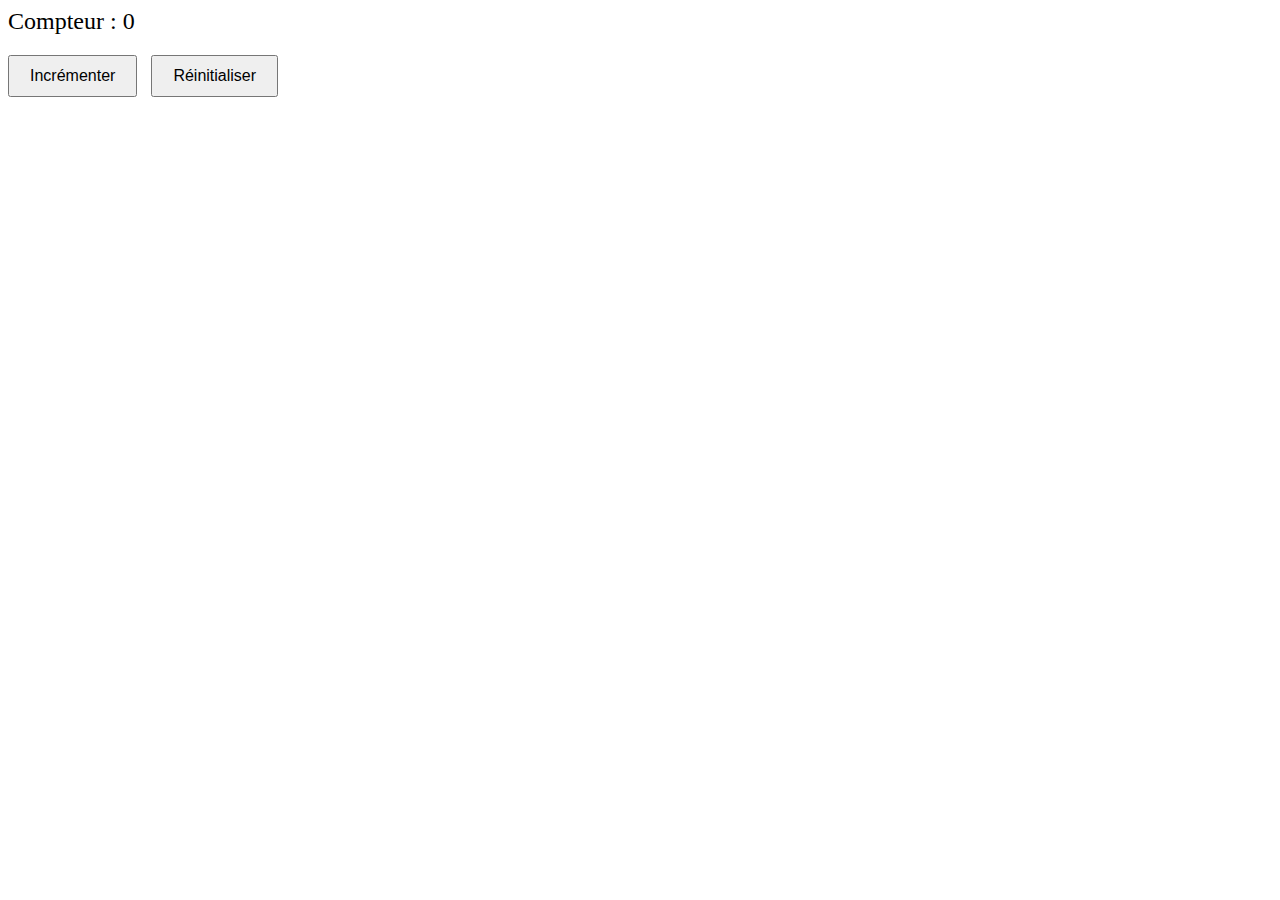
<file: Formulaire de soumission/compteur.html>
<!DOCTYPE html>
<html lang="fr">
<head>
    <meta charset="UTF-8">
    <meta name="viewport" content="width=device-width, initial-scale=1.0">
    <title>Compteur avec JavaScript</title>
    <style>
        #compteur {
            font-size: 24px;
            margin-bottom: 20px;
        }
        button {
            font-size: 16px;
            margin-right: 10px;
            padding: 10px 20px;
        }
    </style>
</head>
<body>

<div id="compteur">Compteur : 0</div>
<button id="incrementer">Incrémenter</button>
<button id="reinitialiser">Réinitialiser</button>

<script>
    // Initialiser le compteur
    let compteur = 0;

    // Sélectionner les éléments du DOM
    const compteurDiv = document.getElementById('compteur');
    const incrementerBtn = document.getElementById('incrementer');
    const reinitialiserBtn = document.getElementById('reinitialiser');

    // Fonction pour mettre à jour l'affichage du compteur
    function mettreAJourCompteur() {
        compteurDiv.textContent = `Compteur : ${compteur}`;
    }

    // Ajouter un écouteur d'événement pour le bouton d'incrémentation
    incrementerBtn.addEventListener('click', () => {
        compteur++;
        mettreAJourCompteur();
    });

    // Ajouter un écouteur d'événement pour le bouton de réinitialisation
    reinitialiserBtn.addEventListener('click', () => {
        compteur = 0;
        mettreAJourCompteur();
    });

    // Mettre à jour l'affichage initial du compteur
    // mettreAJourCompteur();
</script>

</body>
</html>
</file>
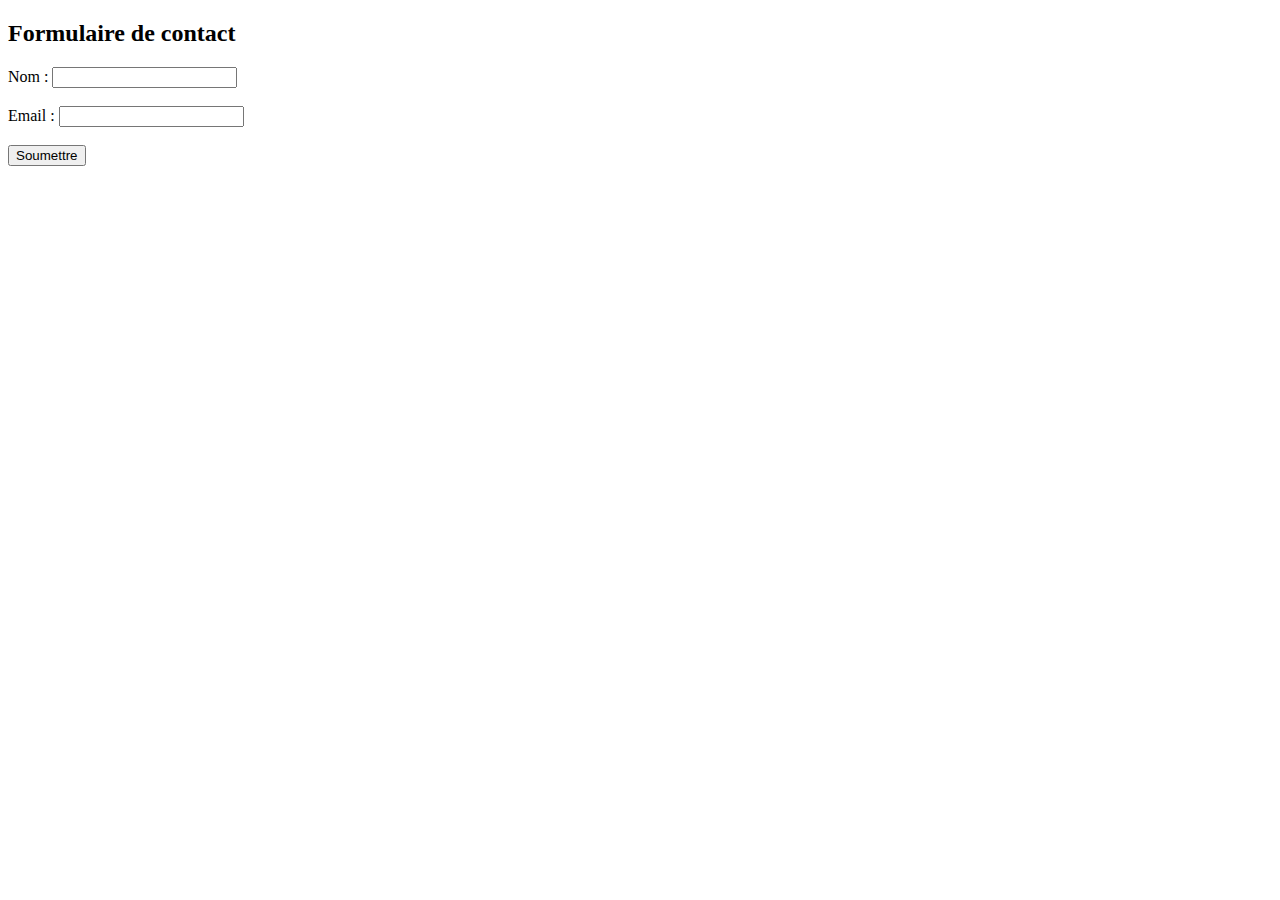
<file: Formulaire de soumission/soumission.html>
<!DOCTYPE html>
<html lang="fr">
<head>
    <meta charset="UTF-8">
    <meta name="viewport" content="width=device-width, initial-scale=1.0">
    <title>Formulaire en JavaScript</title>
    <link rel="stylesheet" href="/Formulaire de soumission/soumission.css">
  
</head>
<body>

<h2>Formulaire de contact</h2>
<form id="monFormulaire">
    <label for="nom">Nom :</label>
    <input type="text" id="nom" name="nom" required><br><br>
    <label for="email">Email :</label>
    <input type="email" id="email" name="email" required><br><br>
    <button type="submit">Soumettre</button>
</form>

<div id="message"></div>
<script src="/Formulaire de soumission/soumission.js"></script>

</body>
</html>
</file>
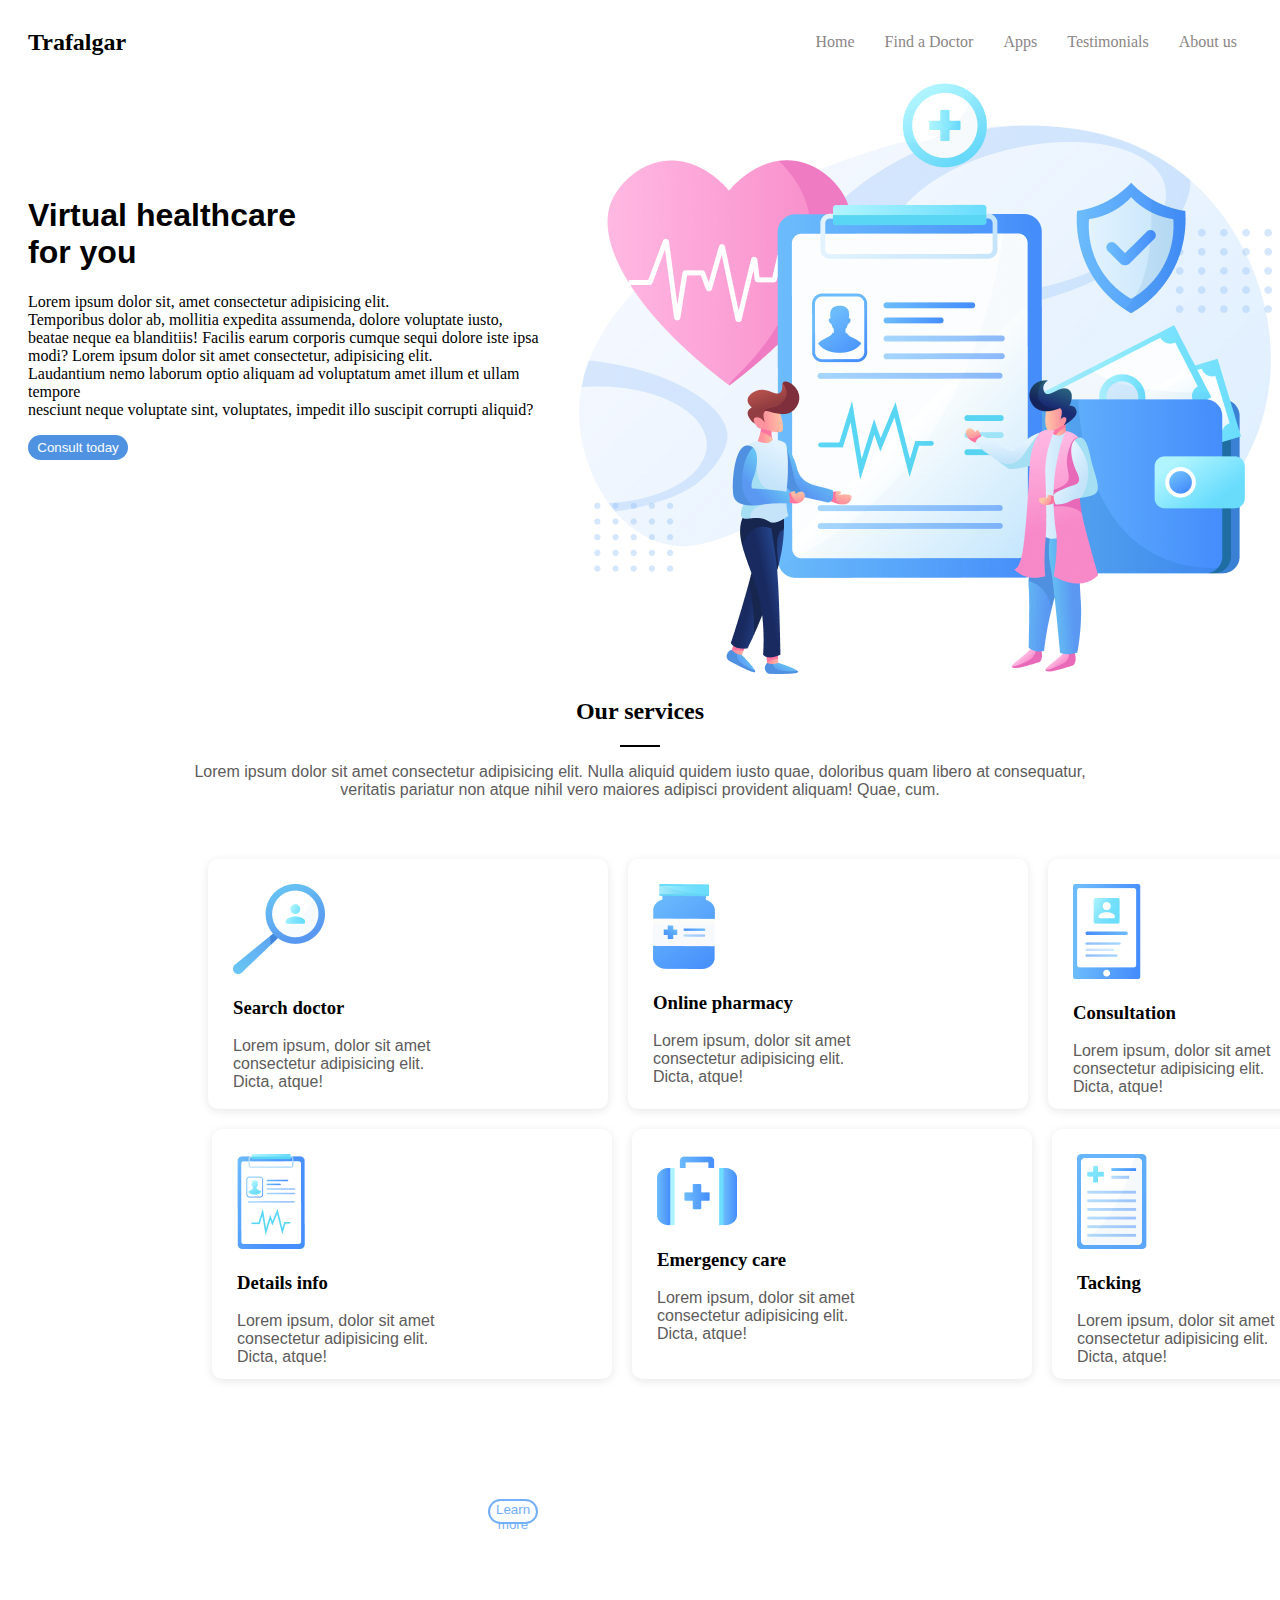
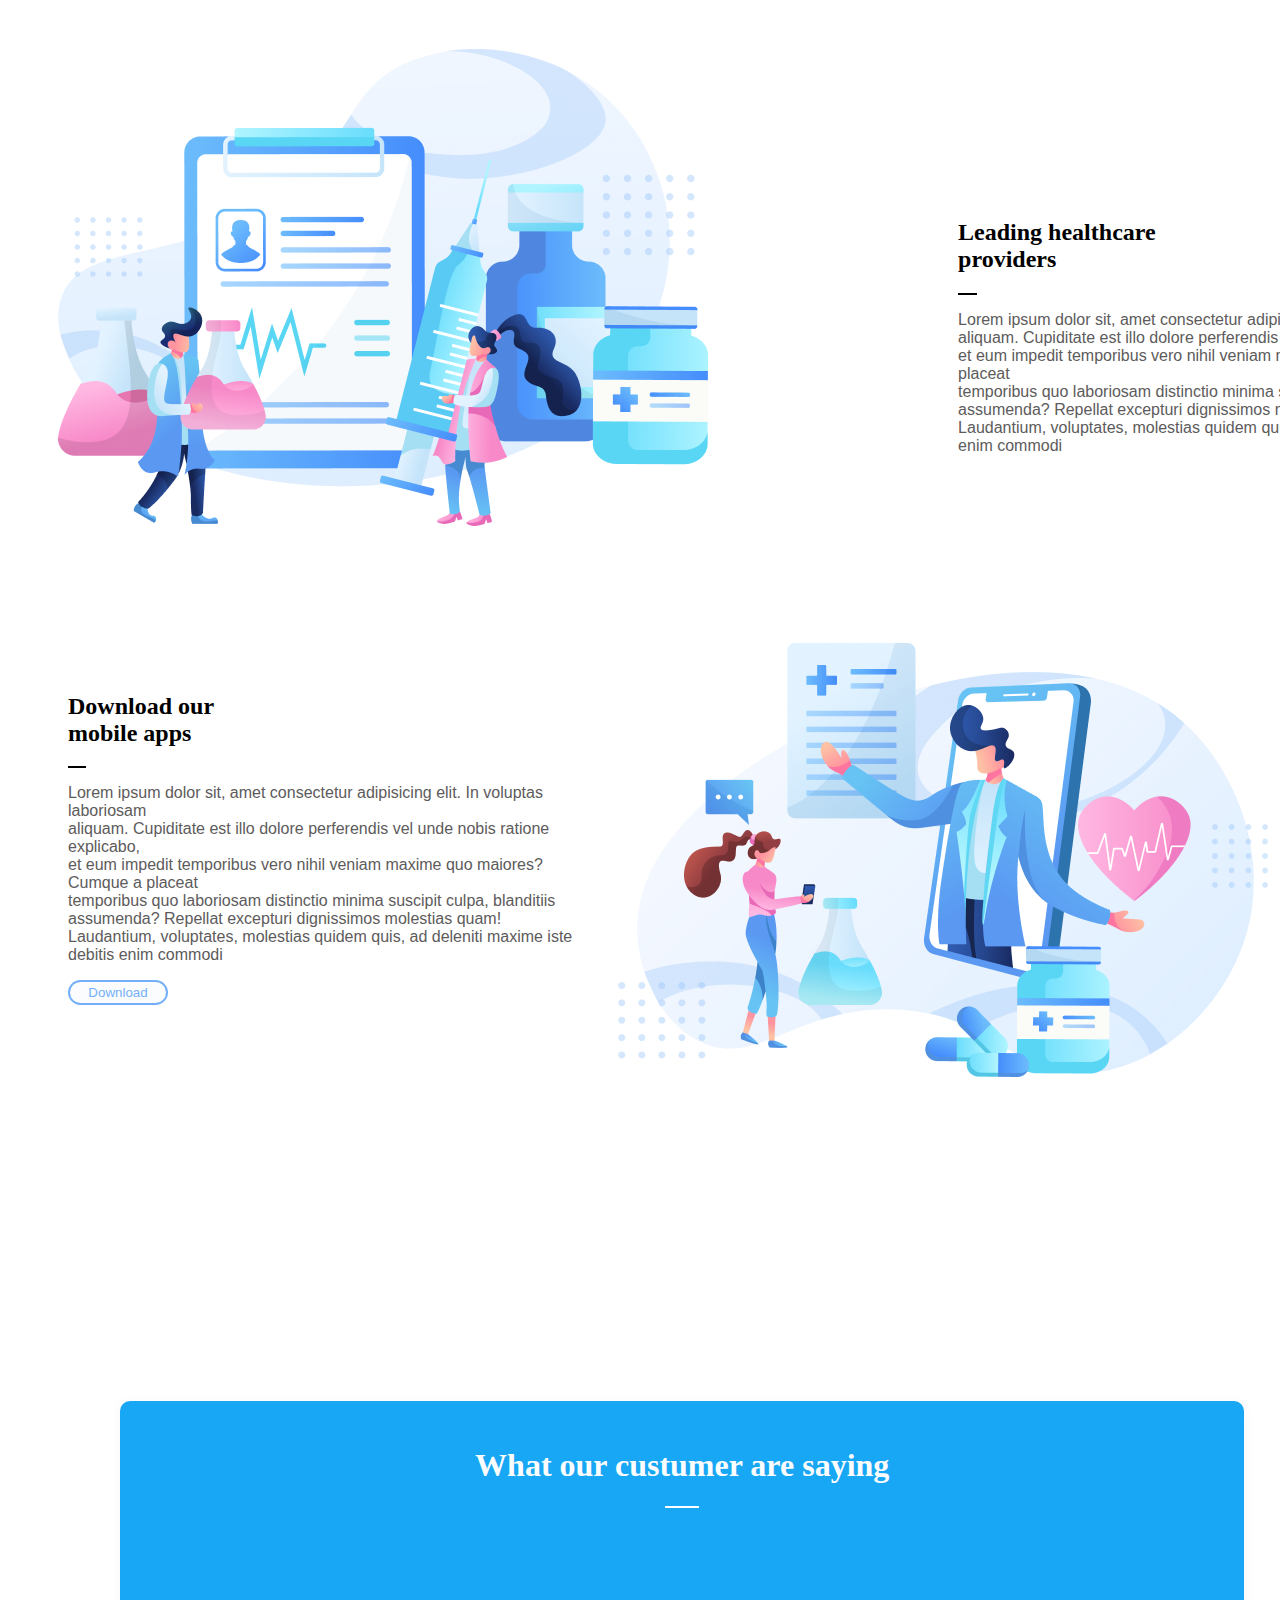
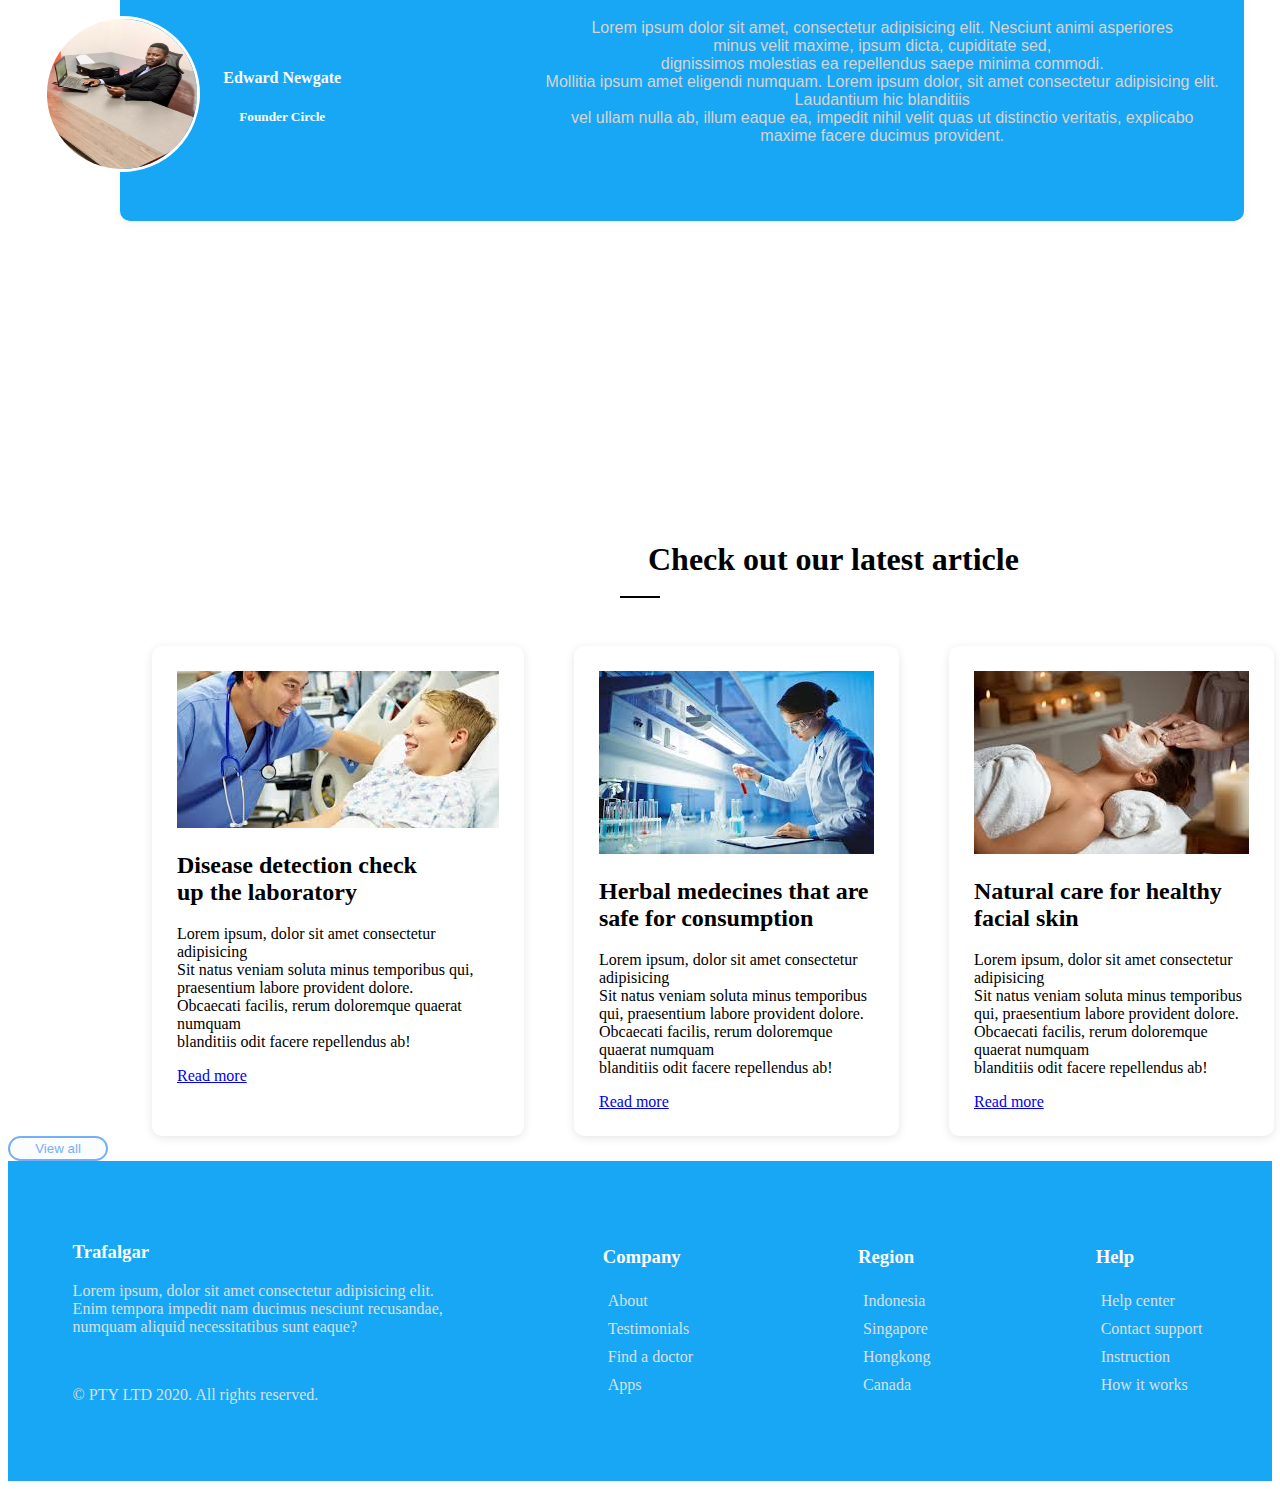
<file: integration figma1/imp-bleu.html>
<!DOCTYPE html>
<html lang="en">
  <head>
    <meta charset="UTF-8" />
    <meta name="viewport" content="width=device-width, initial-scale=1.0" />
    <title>integration figma 1</title>
    <link rel="stylesheet" href="/integration figma1/imp-bleu.css">
  </head>
  <body>
    <div class="container-1">
      <nav class="navbar">
        <h4>Trafalgar</h4>
        <div class="menu-right">
            <ul>
          <li><a href="#">Home</a></li>
          <li><a href="#">Find a Doctor</a></li>
          <li><a href="#">Apps</a></li>
          <li><a href="#">Testimonials</a></li>
          <li><a href="#">About us</a></li>
        </ul>
        </div>
      </nav>
      <div class="hero">
        <div class="hero-left">
          <h1>Virtual healthcare <br> for you</h1>
          <p>
            Lorem ipsum dolor sit, amet consectetur adipisicing elit. <br> Temporibus
            dolor ab, mollitia expedita assumenda, dolore voluptate iusto, <br>
            beatae neque ea blanditiis! Facilis earum corporis cumque sequi
            dolore iste ipsa modi?
            Lorem ipsum dolor sit amet consectetur, adipisicing elit. <br> Laudantium nemo laborum optio aliquam ad voluptatum amet illum et ullam tempore <br> nesciunt neque voluptate sint, voluptates, impedit illo suscipit corrupti aliquid?
          </p>
          <button class="but-1">Consult today</button>
        </div>
        <div class="hero-right">
          <img src="/images/trafalgar-header illustration 1(1).png" alt="" />
        </div>
      </div>
    </div>
    <div class="container-2">
      <h2 style="text-align: center;">Our services</h2>
      <hr style="width: 3% ;border: 1px solid black ;" />
      <p style="text-align: center;">
        Lorem ipsum dolor sit amet consectetur adipisicing elit. Nulla aliquid
        quidem iusto quae, doloribus quam libero at consequatur,<br />
        veritatis pariatur non atque nihil vero maiores adipisci provident
        aliquam! Quae, cum.
      </p>
      <div class="services">
        <div class="services-1">
          <div class="service">
            <img src="/images/Frame(4).png" alt="" />
            <h3>Search doctor</h3>
            <p>
              Lorem ipsum, dolor sit amet <br />
              consectetur adipisicing elit. <br />Dicta, atque!
            </p>
          </div>
          <div class="service">
            <img src="/images/Frame(3).png" alt="" />
            <h3>Online pharmacy</h3>
            <p>
              Lorem ipsum, dolor sit amet <br />
              consectetur adipisicing elit. <br />Dicta, atque!
            </p>
          </div>
          <div class="service">
            <img src="/images/Frame.png" alt="" />
            <h3>Consultation</h3>
            <p>
              Lorem ipsum, dolor sit amet <br />
              consectetur adipisicing elit. <br />Dicta, atque!
            </p>
          </div>
        </div>
        <div class="services-2">
          <div class="service">
            <img src="/images/Frame(5).png"  alt="#" />
            <h3>Details info</h3>
            <p>
              Lorem ipsum, dolor sit amet <br />
              consectetur adipisicing elit. <br />Dicta, atque!
            </p>
          </div>
          <div class="service">
            <img src="/images/Frame(1).png" alt="" />
            <h3>Emergency care</h3>
            <p>
              Lorem ipsum, dolor sit amet <br />
              consectetur adipisicing elit. <br />Dicta, atque!
            </p>
          </div>
          <div class="service">
            <img src="/images/Frame(2).png" alt="#" />
            <h3>Tacking</h3>
            <p>
              Lorem ipsum, dolor sit amet <br />
              consectetur adipisicing elit. <br />Dicta, atque!
            </p>
          </div>
        </div>
      </div>
    </div>
    <div class="container-3">
      <button class="but">Learn more</button>
      <div class="second-part">
      <div class="image">
        <img src="/images/trafalgar-illustration sec02 1.png" alt="" />
      </div>
      <div class="text">
        <h2>Leading healthcare <br>  providers</h2>
        <hr style="width: 3% ;border: 1px solid black ;margin-left: 0px;" />
        <p>
          Lorem ipsum dolor sit, amet consectetur adipisicing elit. In voluptas
          laboriosam <br />aliquam. Cupiditate est illo dolore perferendis vel
          unde nobis ratione explicabo,<br />
          et eum impedit temporibus vero nihil veniam maxime quo maiores? Cumque
          a placeat <br />
          temporibus quo laboriosam distinctio minima suscipit culpa, blanditiis
          assumenda? Repellat excepturi dignissimos molestias quam! <br />
          Laudantium, voluptates, molestias quidem quis, ad deleniti maxime iste
          debitis enim commodi
        </p>
        <button class="but">Learn more</button>
      </div>
      </div>
    </div>
    <div class="container-4">
      <div class="text">
        <h2>Download our <br> mobile apps</h2>
        <hr style="width: 3% ;border: 1px solid black ; margin-left: 0;" />
        <p>
          Lorem ipsum dolor sit, amet consectetur adipisicing elit. In voluptas
          laboriosam <br />aliquam. Cupiditate est illo dolore perferendis vel
          unde nobis ratione explicabo,<br />
          et eum impedit temporibus vero nihil veniam maxime quo maiores? Cumque
          a placeat <br />
          temporibus quo laboriosam distinctio minima suscipit culpa, blanditiis
          assumenda? Repellat excepturi dignissimos molestias quam! <br />
          Laudantium, voluptates, molestias quidem quis, ad deleniti maxime iste
          debitis enim commodi
        </p>
        <button class="but">Download</button>
      </div>
      <div class="img-rigth">
        <img src="/images/trafalgar-illustration sec03 1.png" alt="" />
      </div>
    </div>
    <div class="container-5">
      <h1>What our custumer are saying</h1>
      <hr style="width: 3% ;border: 1px solid white ;" />
      <div class="left">
        <img src="/images/WhatsApp Image 2024-08-09 à 10.03.58_92c5d268.jpg" alt="#" style="  border-radius: 50% ; border: solid 3px white;width: 150px;
    height: 150px;" />
    <div class="text-1">
        <h4>Edward Newgate</h4>
        <h5>Founder Circle</h5>
      </div>
      </div>
      <div class="right">
        <p>
          Lorem ipsum dolor sit amet, consectetur adipisicing elit. Nesciunt
          animi asperiores <br />
          minus velit maxime, ipsum dicta, cupiditate sed,<br>
          dignissimos molestias ea repellendus saepe minima commodi. <br />
          Mollitia ipsum amet eligendi numquam.
          Lorem ipsum dolor, sit amet consectetur adipisicing elit. <br> Laudantium hic blanditiis <br> vel ullam nulla ab, illum eaque ea, impedit nihil velit quas ut distinctio veritatis, explicabo maxime facere ducimus provident.
        </p>
      </div>
    </div>
    <div class="container-6">
      <h1>Check out our latest article</h1>
      <hr style="width: 3% ;border: 1px solid black ;" />
      <div class="articles">
        <div class="article">
          <img src="/images/images.jpg" alt="#" />
          <h2>Disease detection check <br> up the laboratory</h2>
          <p>
            Lorem ipsum, dolor sit amet consectetur adipisicing <br />
            Sit natus veniam soluta minus temporibus qui, praesentium labore
            provident dolore. <br />
            Obcaecati facilis, rerum doloremque quaerat numquam <br />blanditiis
            odit facere repellendus ab!
          </p>
          <a href="#">Read more</a>
        </div>
        <div class="article">
          <img src="/images/download.jpg" alt="#" />
          <h2>Herbal medecines that are <br> safe for consumption</h2>
          <p>
            Lorem ipsum, dolor sit amet consectetur adipisicing <br />
            Sit natus veniam soluta minus temporibus qui, praesentium labore
            provident dolore. <br />
            Obcaecati facilis, rerum doloremque quaerat numquam <br />blanditiis
            odit facere repellendus ab!
          </p>
          <a href="#">Read more</a>
        </div>
        <div class="article">
          <img src="/images/download (1).jpg" alt="#" />
          <h2>Natural care for healthy <br> facial skin</h2>
          <p>
            Lorem ipsum, dolor sit amet consectetur adipisicing <br />
            Sit natus veniam soluta minus temporibus qui, praesentium labore
            provident dolore. <br />
            Obcaecati facilis, rerum doloremque quaerat numquam <br />blanditiis
            odit facere repellendus ab!
          </p>
          <a href="#">Read more</a>
        </div>
      </div>
      <button class="but">View all</button>
    </div>
    <footer class="foot">
      <div class="trafalgar">
        <h3>Trafalgar</h3>
        <p>
          Lorem ipsum, dolor sit amet consectetur adipisicing elit. <br />
          Enim tempora impedit nam ducimus nesciunt recusandae,<br />
          numquam aliquid necessitatibus sunt eaque?
        </p> <br>
            <p>&copy; PTY LTD 2020. All rights reserved.</p>
        
      </div>
      <div class="company">
        <h3>Company</h3> 
        <ul>
        <li><a href="#">About</a></li>
        <li><a href="#">Testimonials</a></li>
        <li> <a href="#">Find a doctor</a></li>
        <li><a href="#">Apps</a></li>
      </ul>
      </div>
      <div class="region">
        <h3>Region</h3>
        <ul>
        <li><a href="#">Indonesia</a></li>
        <li><a href="#">Singapore</a></li>
        <li><a href="#">Hongkong</a></li>
        <li><a href="#">Canada</a></li>
      </ul>
      </div>
      <div class="help">
        <h3>Help</h3>
        <ul>
        <li><a href="#">Help center</a></li>
        <li><a href="#">Contact support</a></li>
        <li><a href="#">Instruction</a></li>
        <li><a href="#">How it works</a></li>
      </ul>
      </div>
    </footer>
  </body>
</html>
</file>
<file: Formulaire de soumission/soumission.css>
#message {
    margin-top: 20px;
    font-size: 18px;
    color: blue;
}
</file>
<file: integration figma1/imp-bleu.css>
.navbar {
    display: flex;
    justify-content: space-between;
    align-items: center;
    padding: 15px 20px;

  }
  
  .navbar h4 {
    margin: 0;
    font-size: 24px;
  }
  
  .menu-right ul {
    list-style: none;
    margin: 0;
    padding: 0;
    display: flex;
    /* gap: 20px; */
  }
  
  .menu-right ul li {
    margin: 0;
    list-style-type: none;
    display: flex;
    
  }
  
  .menu-right ul li a {
    text-decoration: none;
    padding: 10px 15px;
    transition: background-color 0.3s ease;
    list-style-type: none;
    color: rgb(139, 134, 134);
  }
  
  .menu-right ul li a:hover {
        color: #070707;
        cursor: pointer;
    }
  
.hero{
    display: flex;
}

.but-1{
    border-radius:15px;
    border: none;
    height: 25px;
    color: #fbfcfd;
    background-color: #5092e2;
    width: 100px;
}
.but-1:hover{
    background-color: #070707;
    cursor: pointer;
}

.but{
    border-radius:15px;
    height: 25px;
    background-color: #fbfcfd;
    color: #74b0f9;
    border:solid;
    width: 100px;
    border-width: 2px;
}
.but:hover{
    background-color: #070707;
    cursor: pointer;
}
.hero-left h1{
    font-family: Arial, Helvetica, sans-serif;
}
.hero-left{
    padding: 100px 20px;
    margin: 0px;
    gap: 20px;
}
.services{
    display: flex;
    margin-top: 60px;
}
.services-1{
    display: flex;
    justify-content:center;
    margin-left: 200px;
    gap: 20px;
    margin-right: 0px;
    
}
.services-2{
    display: flex;
    margin-top: 250px;
    padding: 20px 20px;
    gap: 20px;
    text-align: center;
    justify-content:center;
    margin-left: -78.5rem;
}
.service{
    display:block;
    background-color: #fff;
    padding: 25px 25px;
    /* margin: 20px 20px; */
    border-radius: 10px;
    box-shadow: 0 2px 10px rgba(0, 0, 0, 0.1);
    width: 350px;
    text-align: left;
    height: 200px;
}
.service p{
    font-family: Arial, Helvetica, sans-serif;
    color: #5d5b5b;
}
.container-2 p{
    font-family: Arial, Helvetica, sans-serif;
    color: #5d5b5b;
}
.container-3{
    display: flex;
    margin-top: 250px;
}
.second-part{
    display: flex;
    gap: 100px;
    margin-left:-30rem;
}
.container-3  .but {
    margin-left: 30rem;
    margin-top: -150px;
    width: ;

}
.second-part .image{

}
.second-part .text{
    padding: 150px;
}
.second-part .text p{
    font-family: Arial, Helvetica, sans-serif;
    color: #5d5b5b;
}
.second-part button{
    margin-left: 100rem;
}
.container-4{
    display: flex;
}
.container-4 .text{
    margin-left: 40px;
    padding: 30px 20px;
    gap: 200px;
}
.container-4 .text p{
    font-family: Arial, Helvetica, sans-serif;
    color: #5d5b5b;
}
.container-5{
    display:block;
    background-color: #18a7f4;
    padding: 25px 25px;
    border-radius: 10px;
    box-shadow: 0 2px 10px rgba(245, 244, 244, 0.897);
    width: 85%;
    text-align:center;
    height: 370px;
    margin-left: 7rem;
    margin-top: 20rem;
}
.container-5 h1{
    color: #fbfcfd;
}
.container-5 .left img{
    margin-left:-70rem;
    border-radius: 50%;
    margin-top: 100px;
}
.container-5 .left .text-1{
    margin-left: -50rem;
    margin-top: -8rem;
    color: #fbfcfd;
}
.container-5  p{
    margin-top: -8rem;
    margin-left: 25rem;
    font-family: Arial, Helvetica, sans-serif;
    color: rgb(215, 211, 211);
    gap: 10px;
}
.container-6{
    display: flex;
    flex-direction: column;
}
.articles{
    display: flex;
    gap: 50px;
    margin-left: 9rem;
    margin-top: 2.5rem;
}
.article{
    display:block;
    background-color: #fff;
    padding: 25px 25px;
    /* margin: 20px 20px; */
    border-radius: 10px;
    box-shadow: 0 2px 10px rgba(0, 0, 0, 0.1);
    width: 350px;
    text-align: left;
}
.container-6 h1{
    margin-left: 40rem;
    margin-top: 20rem;
    margin-bottom: 10px;
}
.trafalgar{
    display: block;
}
.foot{
    display: flex;
    border-radius: ;
    background-color: #18a7f4;
    width: 100%;
    height: 20rem;
    align-items: center;
    justify-content: center;
    gap: 10rem;
}
.foot  ul li {
    list-style-type: none;
    text-decoration: none;
    padding: 5px;
    justify-content: left;
    margin-left: -40px;
    
}
.foot  ul li a{
    color: #d9e0e7;
    list-style-type: none;
    text-decoration: none;
}
.company h3{
    color: #fbfcfd;
}
.region h3{
    color: #fbfcfd;
}
.help h3{
    color: #fbfcfd;
}
.trafalgar h3{
    color: #fbfcfd;
}
.trafalgar p{
    color: #d9e0e7;
}
</file>
